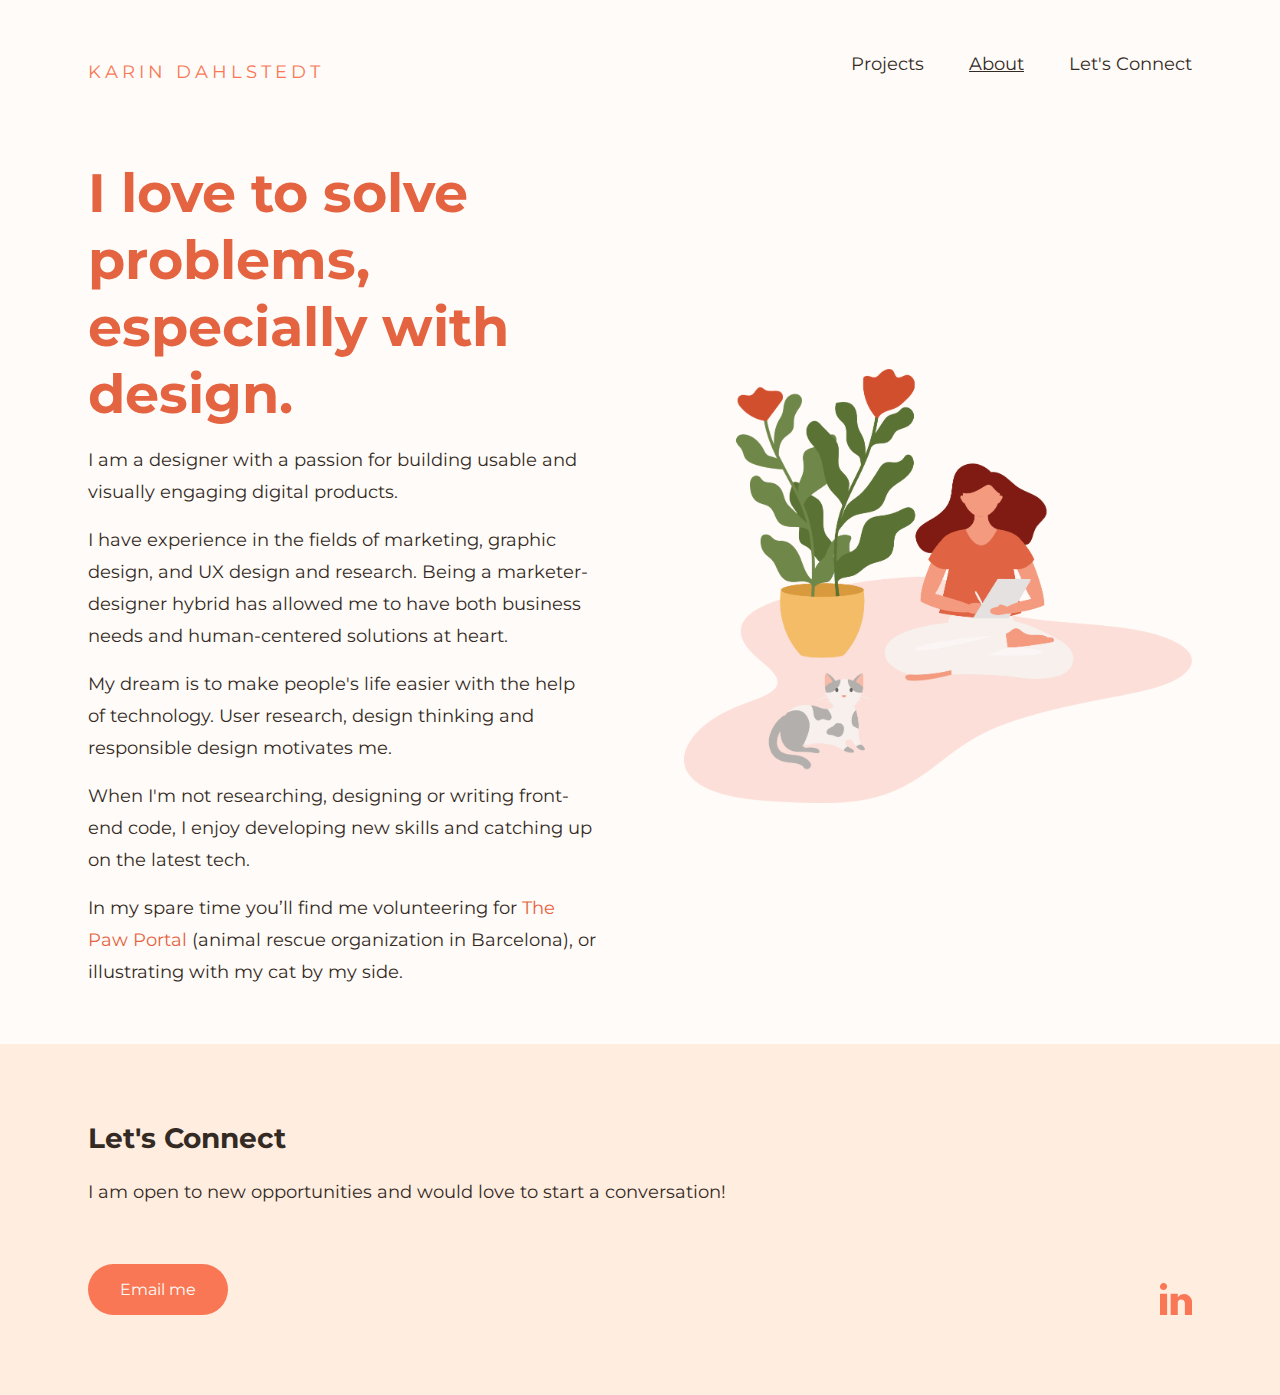
<file: about/index.html>
<!DOCTYPE html>
<html lang="en">

    <head>
        <meta charset="UTF-8">
        <meta name="viewport" content="width=device-width, initial-scale=1.0">
        <title>About</title>
        <link rel="preconnect" href="https://fonts.gstatic.com">
        <link
            href="https://fonts.googleapis.com/css2?family=DM+Serif+Display&family=Montserrat&display=swap"
            rel="stylesheet">
        <link href="../assets/css/styles.css" rel="stylesheet">
    </head>
    <body>
        <header class="header">
            <div class="header-container wrapper">
                <div class="logo">
                    <a class="logo-link" href="https://karindd.github.io">Karin Dahlstedt</a>
                    </div>
            <div class="hamburger-menu">
            <div id="myNav" class="overlay">
                <a href="javascript:void(0)" class="closebtn" onclick="closeNav()">&times;</a>
                <div class="overlay-content">
                  <a href="https://karindd.github.io/">Projects</a>
                  <a href="https://karindd.github.io/about">About</a>
                  <a href="#footer" onclick="closeNav()">Let's Connect</a>
                </div>
              </div>
              <div class="hamburger-icon">
              <span onclick="openNav()">&#9776;</span>
              </div>
            </div>
                <nav class="navigation navigation-min">
                    <ul>
                        <li class="nav-item inline">
                            <a class="nav-link" href="https://karindd.github.io">Projects</a>
                        </li>
                        <li class="nav-item inline">
                            <a class="nav-link underline" href="https://karindd.github.io/about/">About</a>
                        </li>
                        <li class="nav-item inline">
                            <a class="nav-link" href="#footer">Let's Connect</a>
                        </li>
                    </ul>
                </nav>
            </div>
        </header>
        <main>
            <section>
                <div class="wrapper">
                    <div class="row-min align-center">
                        <div class="column-min">
                            <h1 class="h-color">I love to solve problems, especially with design.</h1>

                            <p>I am a designer with a passion for building usable and visually
                                engaging digital products.


                            <p>I have experience in the fields of marketing, graphic design, and
                                UX design and research.

                                Being a marketer-designer hybrid has allowed me to have both
                                business needs and human-centered solutions at heart.</p>


                            <p>My dream is to make people's life easier with the help of technology.

                                User research, design thinking and responsible design motivates me.
                            </p>


                            <p> When I'm not researching, designing or writing front-end code, I
                                enjoy developing new skills and catching up on the latest tech.
                            </p>
                            <p class="parragraph-min  margin-bottom--lg">In my spare time you’ll find me volunteering for
                                <a href="https://www.facebook.com/thepawportal">The Paw Portal</a>
                                (animal rescue organization in Barcelona), or illustrating with my
                                cat by my side.
                            </p>
                        </div>
                        <div class="illustration column-min">
                            <img src="../assets/img/about.png" alt="girl painting with a cat by her side">
                        </div>
                        <p class="parragraph-max margin-bottom--lg">In my spare time you’ll find me volunteering for
                            <a href="https://www.facebook.com/thepawportal">The Paw Portal</a>
                            (animal rescue organization in Barcelona), or illustrating with my
                            cat by my side.
                        </p>
                    </div>
                </div>
                </div>
            </section>
        </main>
        <footer class="footer footer-project">
            <div class="wrapper">
                    <h3 class="footer__title">Let's Connect</h3>
                    <p class="footer__content">I am open to new opportunities and would love to start a conversation!</p>
                <div class="flex-container space-between align-end">
                    <div class="footer__email">
                        <a href="mailto: dahlstedt.karin@gmail.com" target="_blank" class="footer-anchor">
                        <button class="button margin-bottom--xl">Email me</button>
                          </a>
                    </div>
                    <div id="footer">
                        <div class="footer__icon" alt="linkedin icon">
                            <a href="https://www.linkedin.com/in/karin-de-la-calle-dahlstedt/" target="_blank">
                        <svg data-name="Layer 1" xmlns="http://www.w3.org/2000/svg"
                            viewBox="0 0 36 36">
                            <path
                                d="M20 36h-8V12h8v4a9.27 9.27 0 017.05-3.53 9 9 0 019 9V36H28V22.5a4.54 4.54 0 00-4.49-3.89 3.67 3.67 0 00-2.59 1.2A3.62 3.62 0 0020 22.5zM8 36H0V12h8zM4 8a4 4 0 112.83-1.17A4 4 0 014 8z"
                                fill="#F97755"/>
                        </svg>
                    </a>
                    </div>
                </div>
            </div>
        </div>
        </footer>
        <script src="https://cdnjs.cloudflare.com/ajax/libs/jquery/3.6.0/jquery.min.js" integrity="sha512-894YE6QWD5I59HgZOGReFYm4dnWc1Qt5NtvYSaNcOP+u1T9qYdvdihz0PPSiiqn/+/3e7Jo4EaG7TubfWGUrMQ==" crossorigin="anonymous"></script>
        <script src="../assets/app.js"></script>
    </body>
</html>
</file>
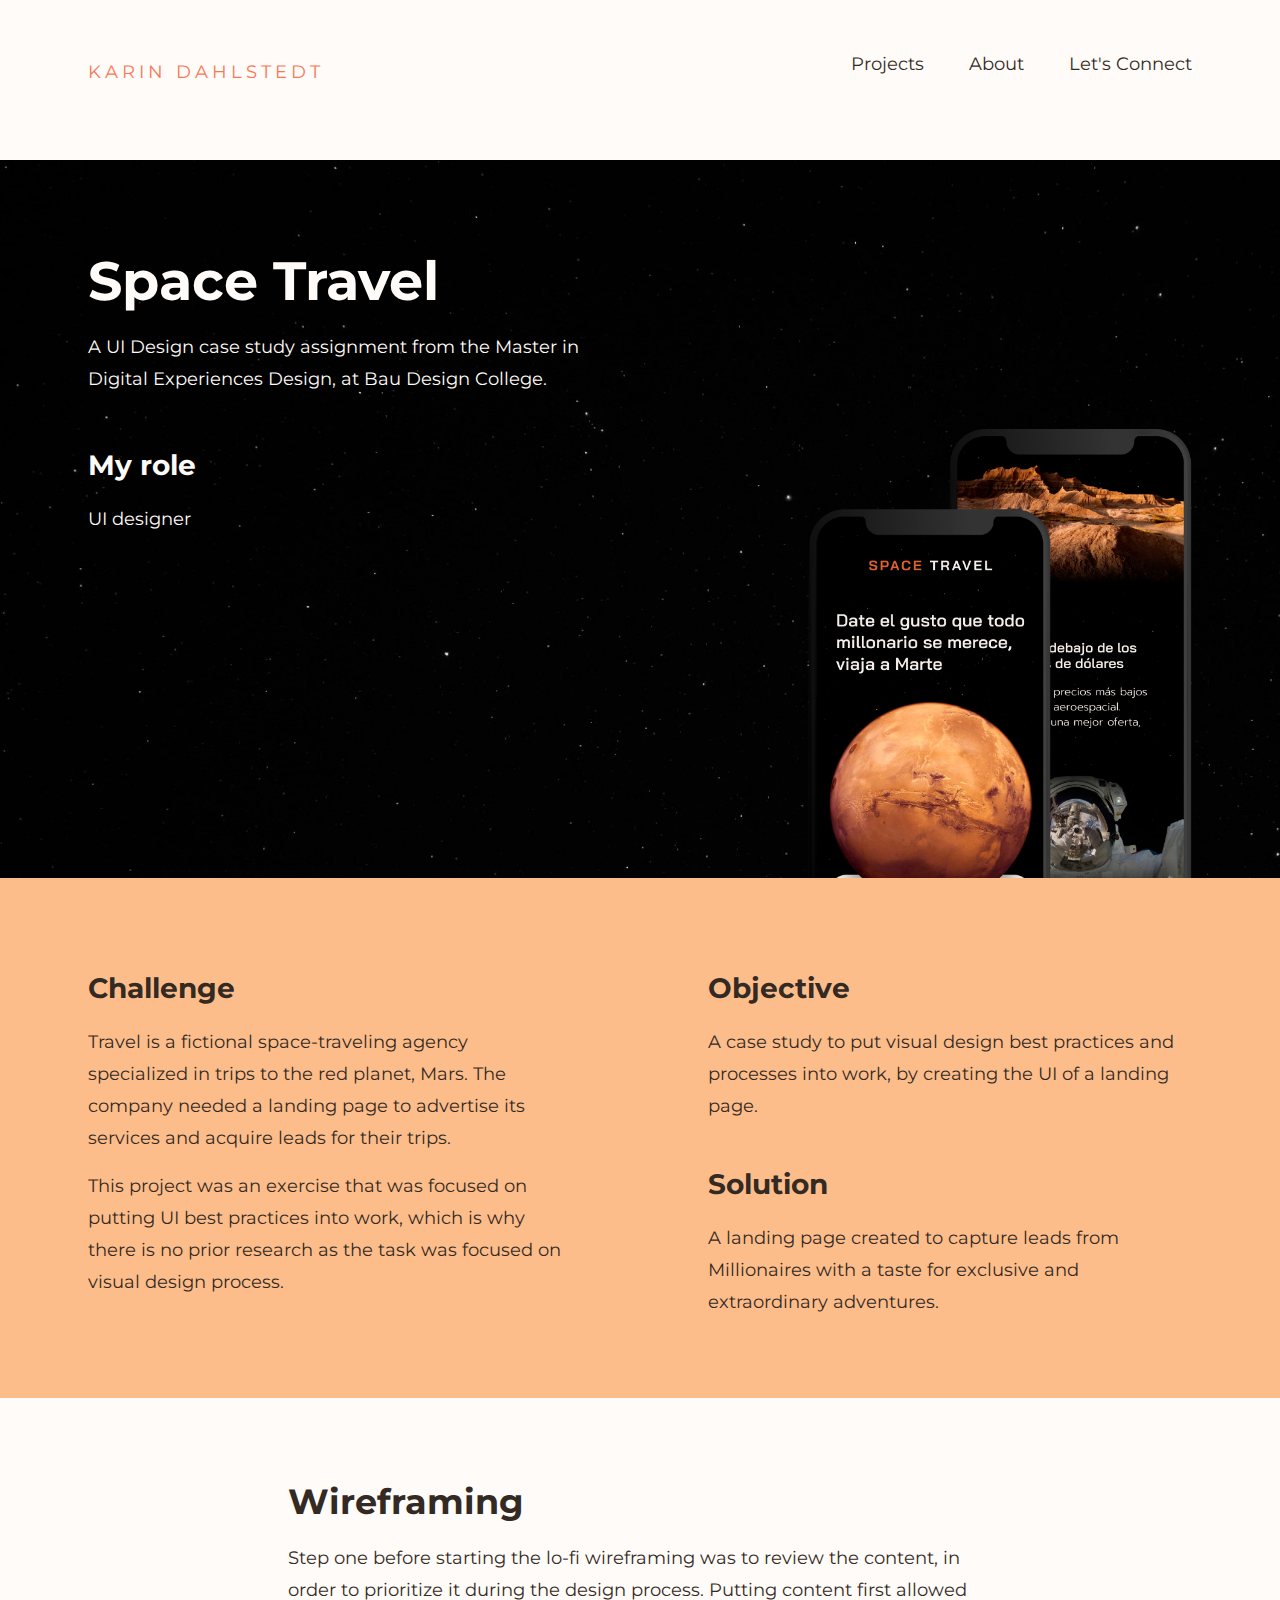
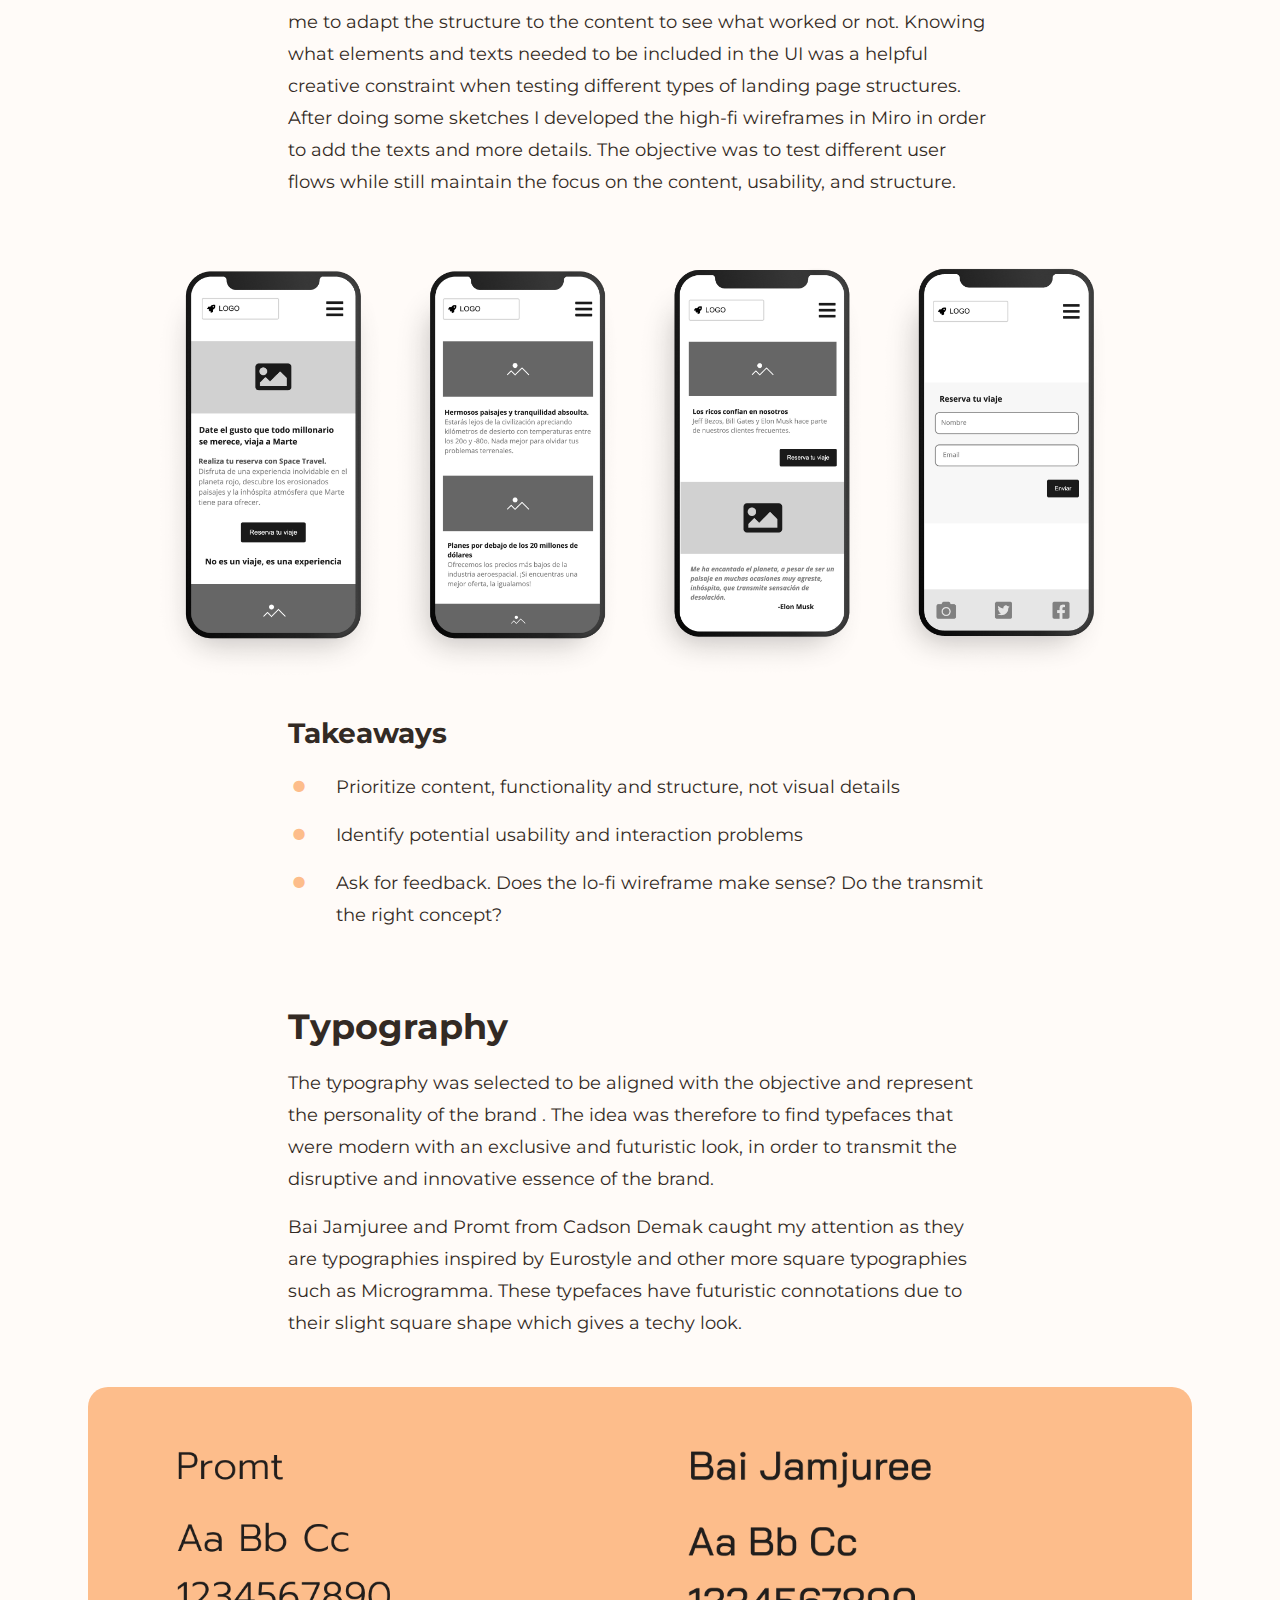
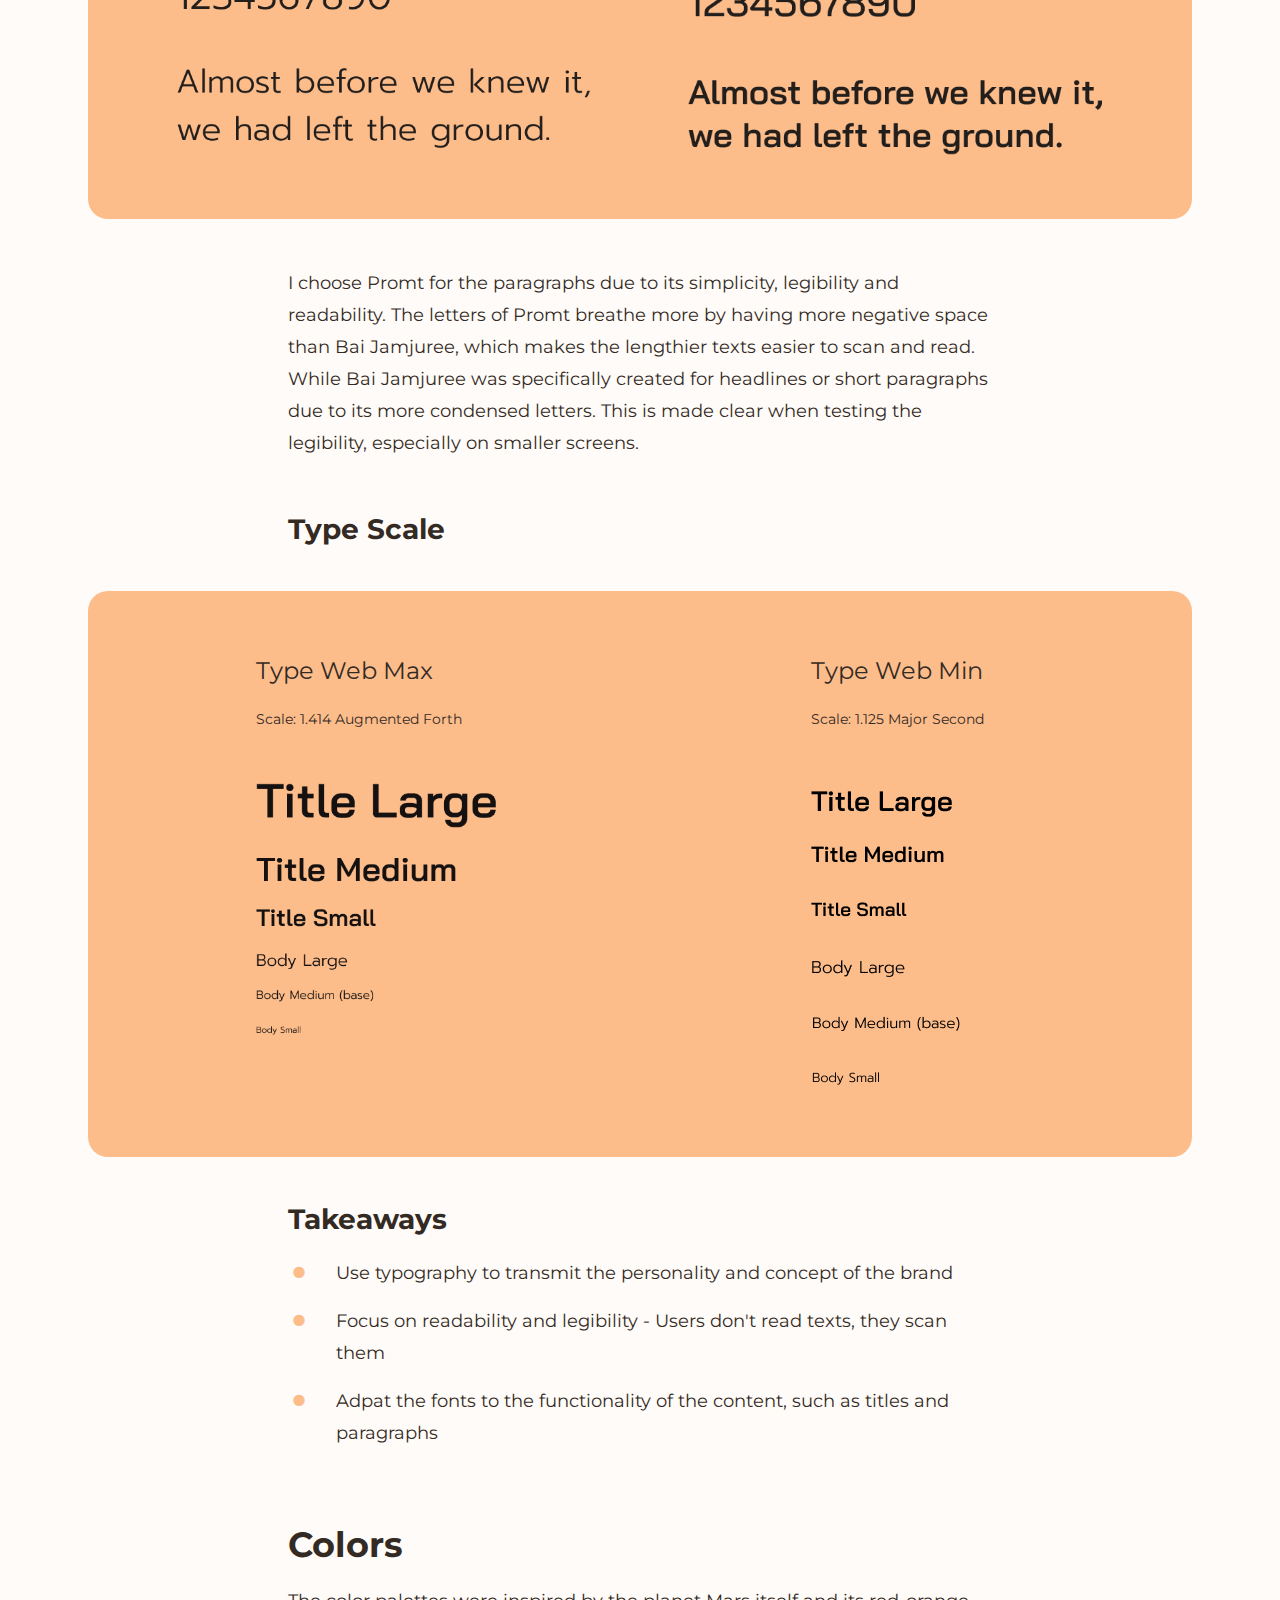
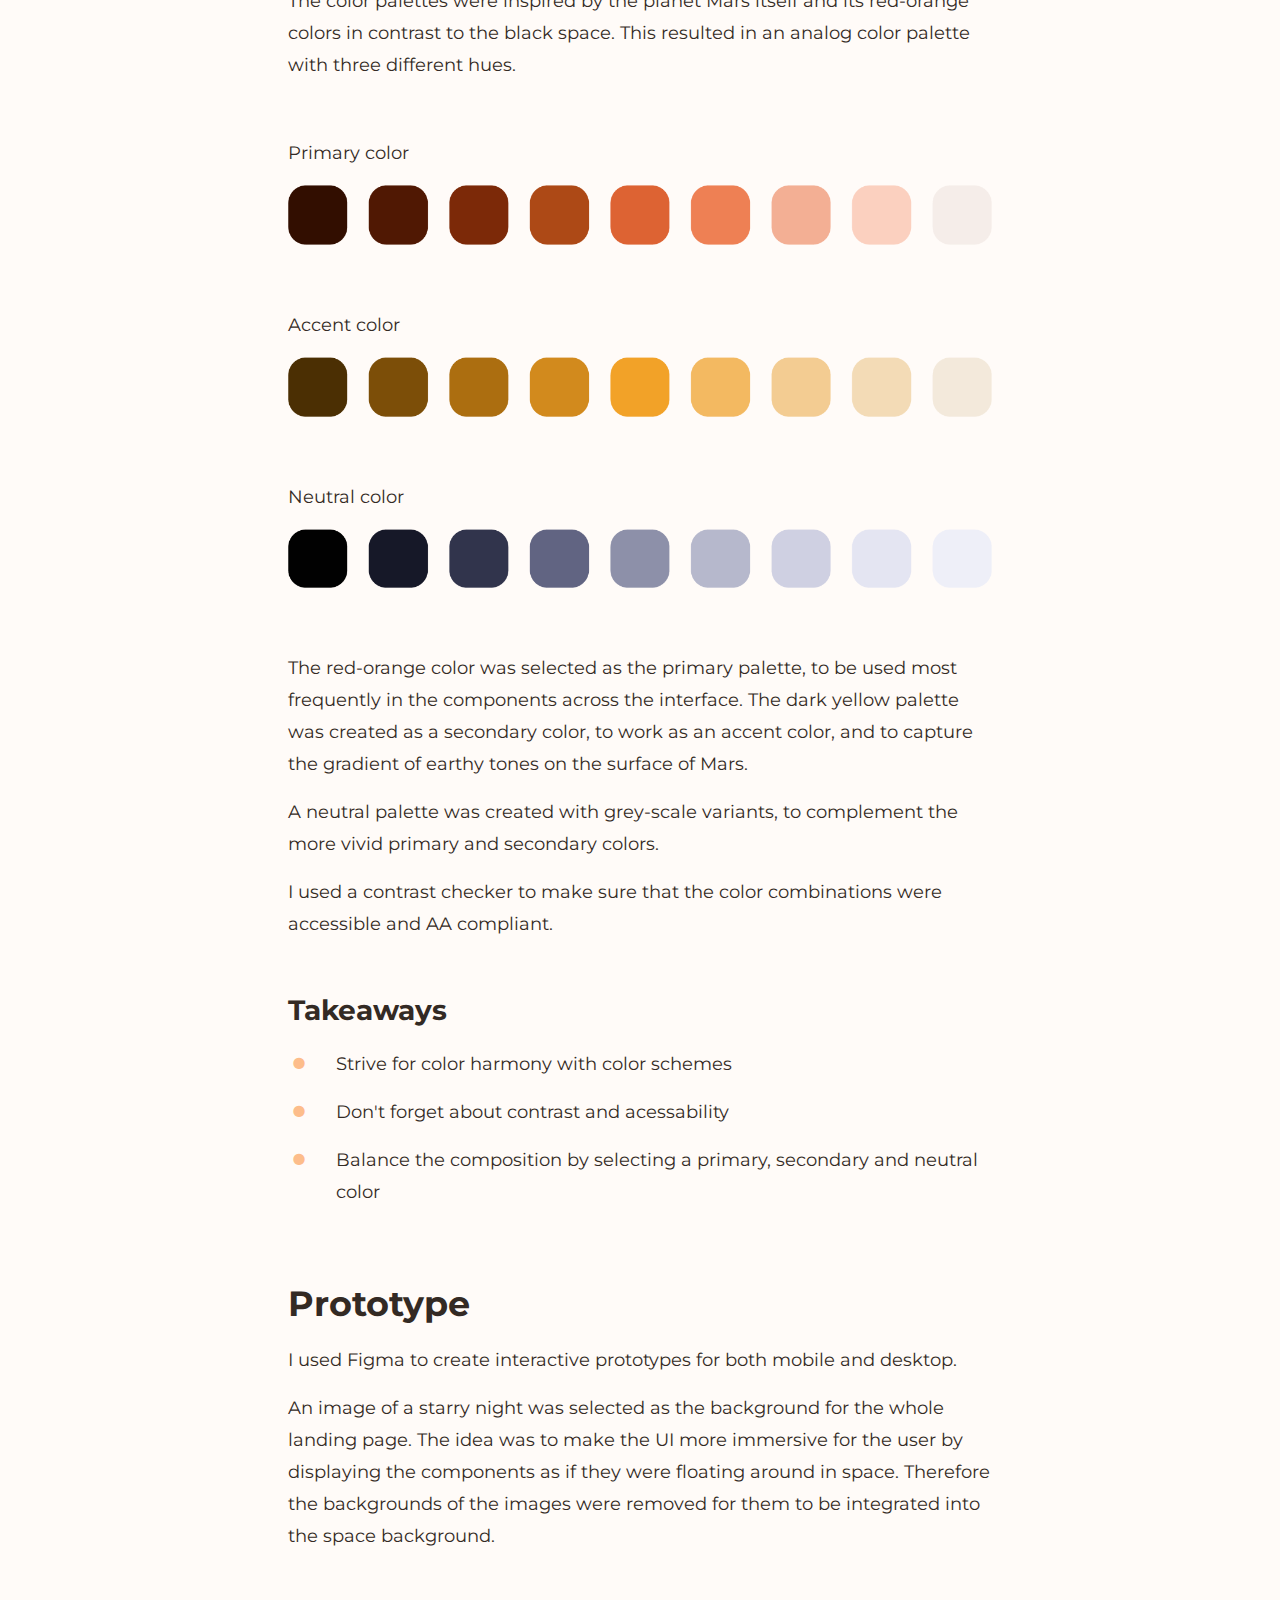
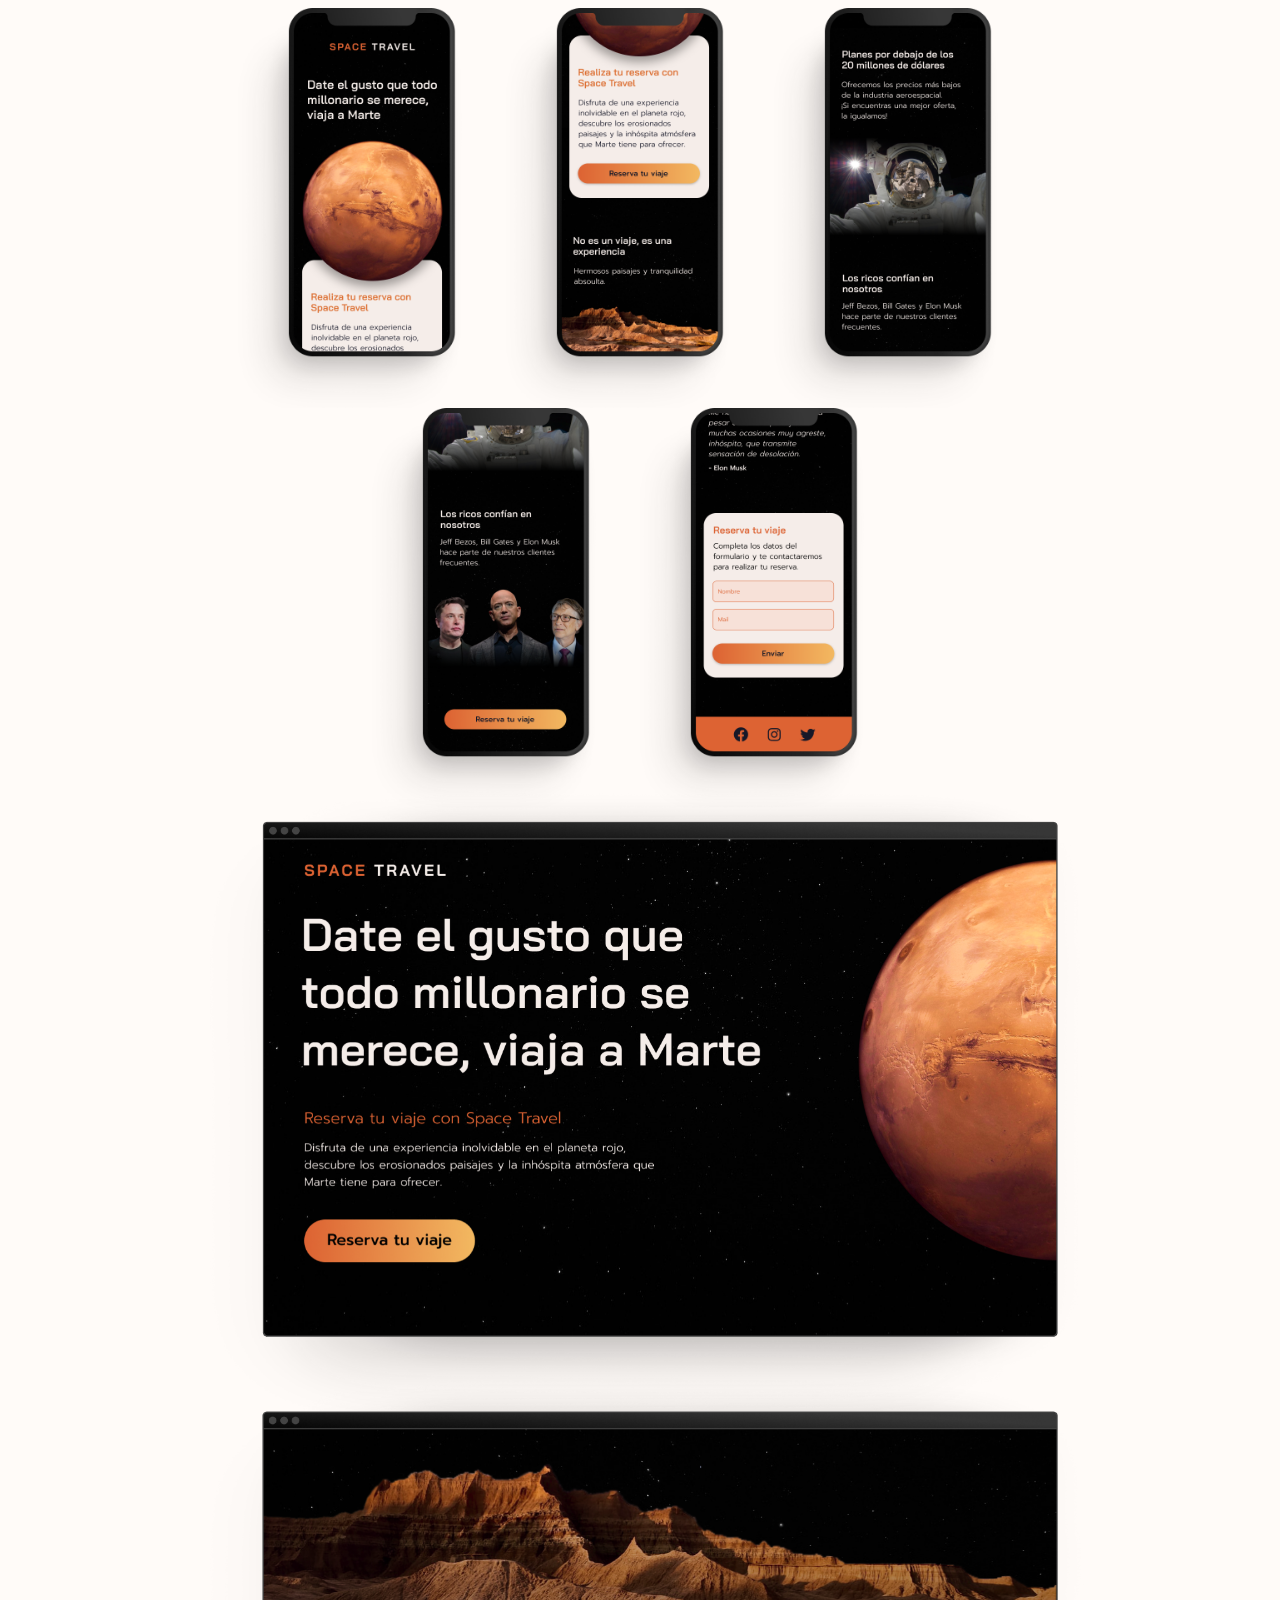
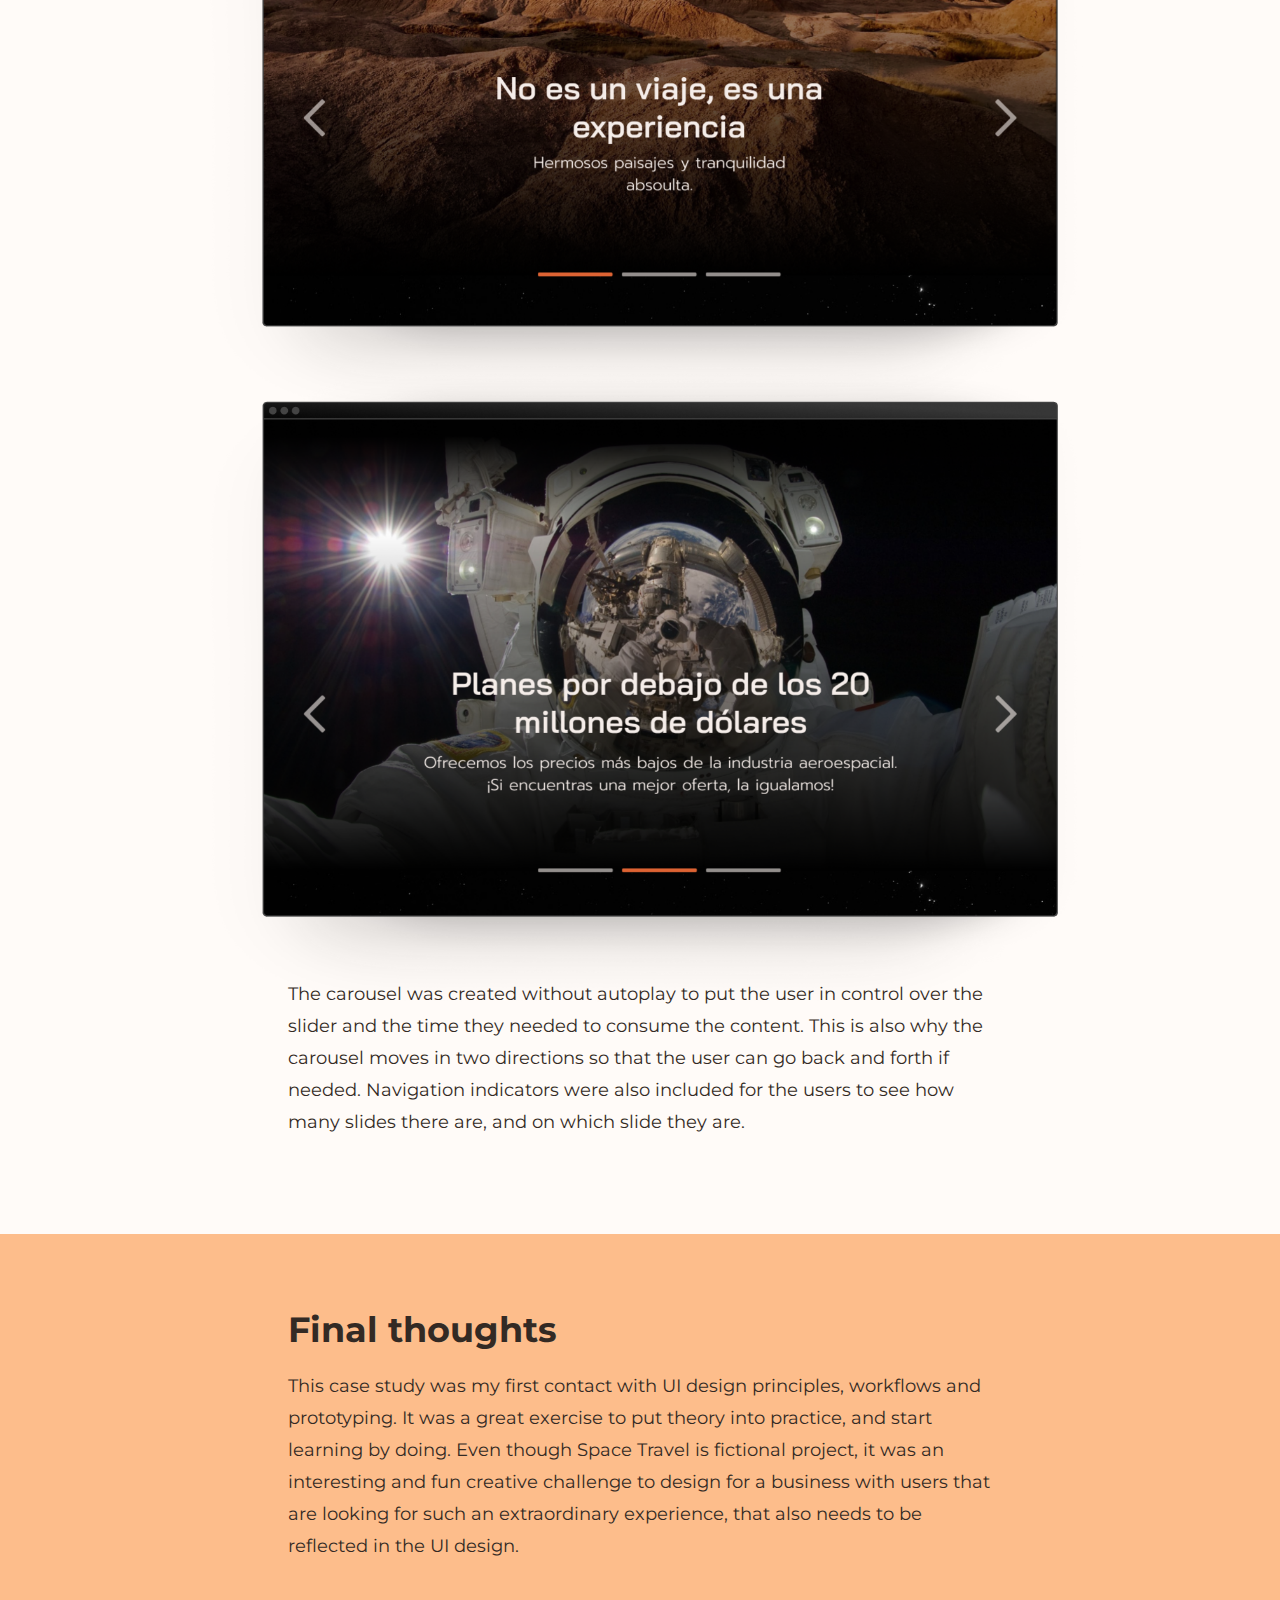
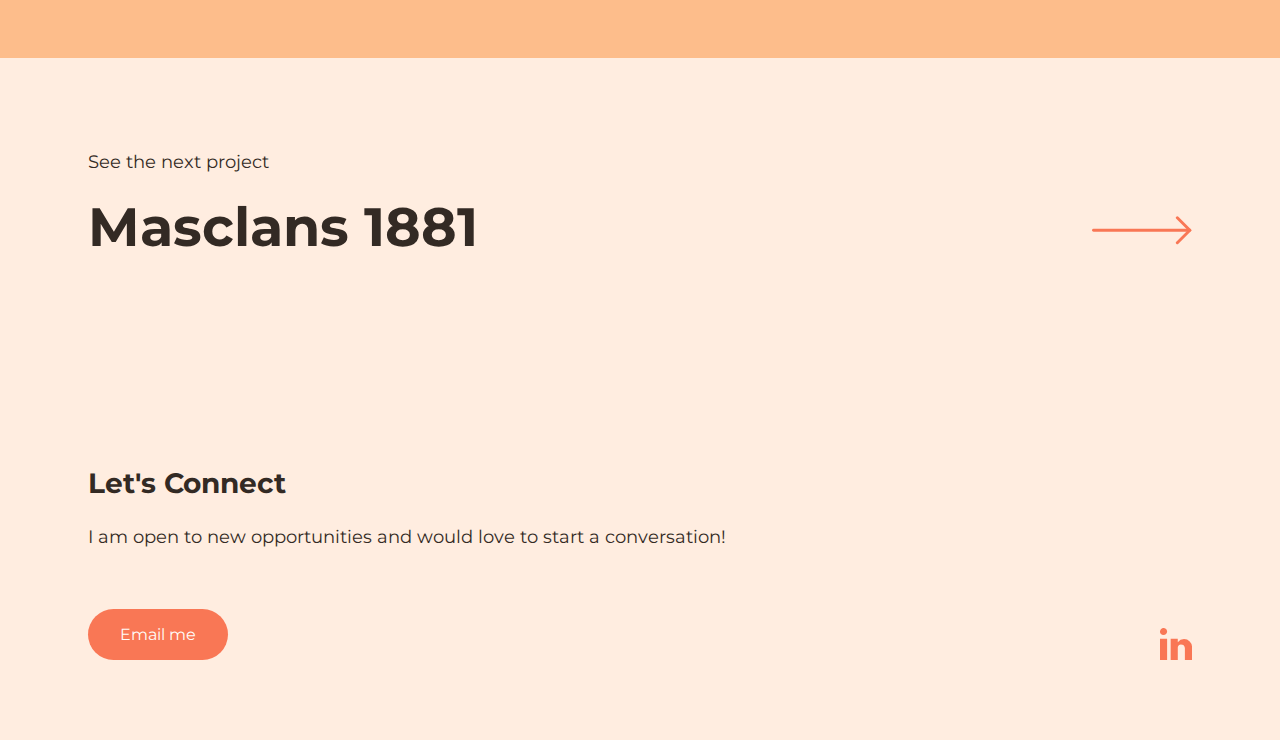
<file: space-travel/index.html>
<!DOCTYPE html>
<html lang="en">

    <head>
        <meta charset="UTF-8">
        <meta name="viewport" content="width=device-width, initial-scale=1.0">
        <title>Space Travel</title>
        <link rel="preconnect" href="https://fonts.gstatic.com">
        <link
            href="https://fonts.googleapis.com/css2?family=DM+Serif+Display&family=Montserrat&display=swap"
            rel="stylesheet">
        <link href="../assets/css/styles.css" rel="stylesheet">
    </head>
    <header class="header">
        <div class="header-container wrapper wrapper__project--min">
            <div class="logo">
               <a class="logo-link" href="https://karindd.github.io">Karin Dahlstedt</a>
                </div>
        <div class="hamburger-menu">
        <div id="myNav" class="overlay">
            <a href="javascript:void(0)" class="closebtn" onclick="closeNav()">&times;</a>
            <div class="overlay-content">
              <a href="https://karindd.github.io/" onclick="closeNav()">Projects</a>
              <a href="https://karindd.github.io/about">About</a>
              <a href="#footer" onclick="closeNav()">Let's Connect</a>
            </div>
          </div>
          <div class="hamburger-icon">
          <span onclick="openNav()">&#9776;</span>
          </div>
        </div>
            <nav class="navigation navigation-min">
                <ul>
                    <li class="nav-item inline">
                        <a class="nav-link" href="https://karindd.github.io">Projects</a>
                    </li>
                    <li class="nav-item inline">
                        <a class="nav-link" href="https://karindd.github.io/about/">About</a>
                    </li>
                    <li class="nav-item inline">
                        <a class="nav-link" href="#footer">Let's Connect</a>
                    </li>
                </ul>
            </nav>
        </div>
    </header>
    <main>
        <div class="progress"></div>
        <section class="billboard">
           <div class="space-travel__bg billboard__parallax">
               <div class="billboard-mockup--space-travel">
                <div class="flex-container">
                    <div class="billboard__text column">
                <h1 class="billboard__h">Space Travel</h1>
                <p class="billboard__p">A UI Design case study assignment from the Master in Digital Experiences Design, at Bau Design College.</p>
                    <h3 class="billboard__h">My role</h3>
                    <p>UI designer</p>
                   </div>
            </div>
        </div>
            <div class="billboard__content bg-color--space-travel margin-bottom--md">
            <div class=flex-container-min>
                    <div class="billboard__content--column-right margin-bottom--md">
                            <h3 class="billboard__content__h">Challenge</h3>
            <p>Travel is a fictional space-traveling agency specialized in trips to the red planet, Mars. The company needed a landing page to advertise its services and acquire leads for their trips.</p>
            <p class="margin-bottom--m">This project was an exercise that was focused on putting UI best practices into work, which is why there is no prior research as the task was focused on visual design process.</p>
        </div>
        <div class="billboard__content--column-left">
            <h3 class="billboard__content__h">Objective</h3>
<p class="margin-bottom--md">A case study to put visual design best practices and processes into work, by creating the UI of a landing page.</p>   
<h3 class="billboard__content__h">Solution</h3>
<p>A landing page created to capture leads from Millionaires with a taste for exclusive and extraordinary adventures.</p>
</div>
        </div>
        </div>
    </div>
        </section>
        <section class="project__section">
            <div class="wrapper">
                <div class="wrapper--center-min">
            <h2>Wireframing</h2>
<p>Step one before starting the lo-fi wireframing was to review the content, in order to prioritize it during the design process. Putting content first allowed me to adapt the structure to the content to see what worked or not. Knowing what elements and texts needed to be included in the UI was a helpful creative constraint when testing different types of landing page structures.

    After doing some sketches I developed the high-fi wireframes in Miro in order to add the texts and more details. The objective was to test different user flows while still maintain the focus on the content, usability, and structure.</p>
</div>
        <div class="project__img">
            <img src="../assets/img/space-travel/space-travel-wireframes01.png" alt="mobile wireframes">
            <img src="../assets/img/space-travel/space-travel-wireframes02.png" alt="mobile wireframes">
        </div>
<div class="project__img-min">
    <img src="../assets/img/space-travel/space-travel-wireframes.png">
</div>
<div class="wrapper--center-min">
    <h3>Takeaways</h3>
    <div class="margin-left">
    <ul class="project__ul project__ul--space-travel">
        <li>Prioritize content, functionality and structure, not visual details</li>
        <li>Identify potential usability and interaction problems</li>
        <li>Ask for feedback. Does the lo-fi wireframe make sense? Do the transmit the right concept?</li>
      </ul>
    </div>
</div>
</div>
        </section>
        <section class="project__section">
            <div class="wrapper">
             <div class="wrapper--center-min">
            <h2>Typography</h2>
            <p>The typography was selected to be aligned with the objective and represent the personality of the brand . The idea was therefore to find typefaces that were modern with an exclusive and futuristic look, in order to transmit the disruptive and innovative essence of the brand.</p>
            <p>Bai Jamjuree and Promt  from Cadson Demak caught my attention as they are typographies inspired by Eurostyle and other more square typographies such as Microgramma. These typefaces have futuristic connotations due to their slight square shape which gives a techy look.</p>
            </div>
        <div class="content__container row bg-color--space-travel">
            <div class="content__container--column-left">
                <img class="typeface-img" src="../assets/img/space-travel/promt.png" alt="presentation of Promt typeface">
</div>
<div class="content__container--column-right">
    <img src="../assets/img/space-travel/baijamjuree.png" alt="presentation of Baijamjuree typeface">
</div>
</div>
<div class="wrapper--center-min">
    <p class="margin-bottom--lg">I choose Promt for the paragraphs due to its simplicity, legibility and readability. The letters of Promt breathe more by having more negative space than Bai Jamjuree, which makes the lengthier texts easier to scan and read. While Bai Jamjuree was specifically created for headlines or short paragraphs due to its more condensed letters.  This is made clear when testing the legibility, especially on smaller screens.</p>
    <h3 class="project__h">Type Scale</h3>
</div>
<div class="type-scale--min">
    <div class="content__container flex-container space-around bg-color--space-travel">
        <div class="column-left--padding">
            <p class="b-lg">Type Web Max</p>
            <p class="margin-bottom--md b-sm">Scale: 1.414 Augmented Forth</p> 
        <div class="type-scale-img">
            <img class="typeface-img" src="../assets/img/space-travel/type-scale01.png" alt="presentation of Promt typeface">
</div>
</div>
<div class="column-right--padding">
    <p class="b-lg">Type Web Min</p>
    <p class="margin-bottom--md b-sm">Scale: 1.125 Major Second</p> 
    <div class="type-scale-img">
<img src="../assets/img/space-travel/type-scale02.png" alt="presentation of Baijamjuree typeface">
</div>
</div>
</div>
</div>
<div class="type-scale--max">
<div class="content__container bg-color--space-travel">
        <p class="b-lg">Type Web Max</p>
        <p class="margin-bottom--md b-sm">Scale: 1.414 Augmented Forth</p> 
        <img class="typeface-img--max" src="../assets/img/space-travel/type-scale01.png" alt="presentation of Promt typeface">
</div>
<div class="content__container bg-color--space-travel">
    <p class="b-lg">Type Web Min</p>
    <p class="margin-bottom--sm b-sm">Scale: 1.125 Major Second</p> 
    <img class="typeface-img--max" src="../assets/img/space-travel/type-scale02-max.png" alt="presentation of Promt typeface">
</div>
</div>
<div class="wrapper--center-min">
    <h3>Takeaways</h3>
    <div class="margin-left">
    <ul class="project__ul project__ul--space-travel">
        <li>Use typography to transmit the personality and concept of the brand</li>
        <li>Focus on readability and legibility - Users don't read texts, they scan them</li>
        <li>Adpat the fonts to the functionality of the content, such as  titles and paragraphs</li>
      </ul>
    </div>
</div>
</div>
</div>
        </section>
        <section class="project__section">
            <div class="wrapper"> 
            <div class="wrapper--center-min">
                <h2>Colors</h2>
                <p class="margin-bottom--lg">The color palettes were inspired by the planet Mars itself and its red-orange colors in contrast to the black space. This resulted in an analog color palette with three different hues. </p>
<div class="colors__container">
<p>Primary color</p>
<img src="../assets/img/space-travel/primary-colors.png" alt="Color palette">
</div>
<div class="colors__container">
    <p>Accent color</p>
    <img src="../assets/img/space-travel/accent-colors.png" alt="Color palette">
    </div>
    <div class="colors__container">
        <p>Neutral color</p>
        <img src="../assets/img/space-travel/neutral-colors.png" alt="Color palette">
        </div>
    <p>The red-orange color was selected as the primary palette, to be used most frequently in the components across the interface. The dark yellow palette was created as a secondary color, to work as an accent color, and to capture the gradient of earthy tones on the surface of Mars.</p>
    <p>A neutral palette was created with grey-scale variants, to complement the more vivid primary and secondary colors.</p>
    <p class="margin-bottom--lg">I used a contrast checker to make sure that the color combinations were accessible and AA compliant.</p>
    <h3>Takeaways</h3>
    <div class="margin-left">
    <ul class="project__ul project__ul--space-travel">
        <li>Strive for color harmony with color schemes</li>
        <li>Don't forget about contrast and acessability</li>
        <li>Balance the composition by selecting a primary, secondary and neutral color</li>
      </ul>
    </div>
</div>
</div>
</section>
        <section class="project__section">
            <div class="wrapper">
                <div class="wrapper--center-min">
    <h2>Prototype</h2>
    <p >I used Figma to create interactive prototypes for both mobile and desktop.</p>
    <p class="margin-bottom--lg">An image of a starry night was selected as the background for the whole landing page. The idea was to make the UI more immersive for the user by displaying the components as if they were floating around in space. Therefore the backgrounds of the images were removed for them to be integrated into the space background.</p> 
                </div>
    <div class="flex-container flex-wrap justify-center margin-bottom--sm">
        <div><img class="mobile-prototype-img" src="../assets/img/space-travel/space-travel-proto01.png" alt="Mobile prototype"></div>
        <div><img class="mobile-prototype-img" src="../assets/img/space-travel/space-travel-proto02.png" alt="Mobile prototype"></div>
        <div><img class="mobile-prototype-img" src="../assets/img/space-travel/space-travel-proto03.png" alt="Mobile prototype"></div>
<div class="flex-container justify-center margin-bottom--lg">
    <div><img class="mobile-prototype-img" src="../assets/img/space-travel/space-travel-proto04.png" alt="Mobile prototype"></div>
    <div><img class="mobile-prototype-img" src="../assets/img/space-travel/space-travel-proto05.png" alt="Mobile prototype"></div>
        </div>
        <div class="flex-container flex-wrap justify-center margin-bottom--sm">
            <div><img class="desktop-prototype-img" src="../assets/img/space-travel/space-travel-proto01-max.png" alt="Desktop prototype"></div>
            <div><img class="desktop-prototype-img" src="../assets/img/space-travel/space-travel-proto02-max.png" alt="Desktop prototype"></div>
            <div><img class="desktop-prototype-img" src="../assets/img/space-travel/space-travel-proto03-max.png" alt="Desktop prototype"></div>
        </div>
            <div class="wrapper--center-min margin-top--neg">
            <p>The carousel was created without autoplay to put the user in control over the slider and the time they needed to consume the content. This is also why the carousel moves in two directions so that the user can go back and forth if needed. Navigation indicators were also included for the users to see how many slides there are, and on which slide they are.</p>
        </div>
    </div>
        </section>
        <section class="project-end bg-color--space-travel">
            <div class="wrapper">
                <div class="wrapper--center-min">
            <h2>Final thoughts</h2>
            <p>This case study was my first contact with UI design principles, workflows and prototyping. It was a great exercise to put theory into practice, and start learning by doing. Even though Space Travel is fictional project, it was an interesting and fun creative challenge to design for a business with users that are looking for such an extraordinary experience, that also needs to be reflected in the UI design.</p>
        </div>
            </div>
        </section>
    <section class="next-project">
        <div class="wrapper">
        <p class="b-large">See the next project</p>
        <div class="flex-container space-between align-center">
        <h1><a class="nav-link" href="https://karindd.github.io/masclans-1881/">Masclans 1881</a></h1>
        <a href="https://karindd.github.io/masclans-1881/">
        <svg class="arrow-right" fill="none" xmlns="http://www.w3.org/2000/svg" viewBox="0 0 136 39"><path d="M2.05 19.378h130.999" stroke="#F97755" stroke-width="4" stroke-linecap="round"/><path d="M116.049 36.378l17-17-8.5-8.5-8.5-8.5" stroke="#F97755" stroke-width="4" stroke-linecap="round" stroke-linejoin="round"/></svg>        
    </div></a>
    </div>
    </section>
    </main>
    <footer class="footer footer-project">
        <div class="wrapper">
                <h3 class="footer__title">Let's Connect</h3>
                <p class="footer__content">I am open to new opportunities and would love to start a conversation!</p>
            <div class="flex-container space-between align-end">
                <div class="footer__email">
                    <a href="mailto: dahlstedt.karin@gmail.com" target="_blank" class="footer-anchor">
                    <button class="button margin-bottom--xl">Email me</button>
                      </a>
                </div>
                <div id="footer">
                    <div class="footer__icon" alt="linkedin icon">
                        <a href="https://www.linkedin.com/in/karin-de-la-calle-dahlstedt/" target="_blank">
                    <svg data-name="Layer 1" xmlns="http://www.w3.org/2000/svg"
                        viewBox="0 0 36 36">
                        <path
                            d="M20 36h-8V12h8v4a9.27 9.27 0 017.05-3.53 9 9 0 019 9V36H28V22.5a4.54 4.54 0 00-4.49-3.89 3.67 3.67 0 00-2.59 1.2A3.62 3.62 0 0020 22.5zM8 36H0V12h8zM4 8a4 4 0 112.83-1.17A4 4 0 014 8z"
                            fill="#F97755"/>
                    </svg>
                </a>
                </div>
            </div>
        </div>
    </div>
    </footer>
    <script src="https://cdnjs.cloudflare.com/ajax/libs/jquery/3.6.0/jquery.min.js" integrity="sha512-894YE6QWD5I59HgZOGReFYm4dnWc1Qt5NtvYSaNcOP+u1T9qYdvdihz0PPSiiqn/+/3e7Jo4EaG7TubfWGUrMQ==" crossorigin="anonymous"></script>
    <script src="../assets/app.js"></script>
    </body>
    </html>
</file>
<file: assets/css/styles.css>
/* ----------------------- RESET ------------------ */
/**
 * Box sizing rules
 * https://developer.mozilla.org/es/docs/Web/CSS/box-sizing
 */
*,
*::before,
*::after {
  box-sizing: border-box;
}

/* Remove default padding */
ul,
ol {
  padding: 0;
}

/* Remove default margin */
body,
h1,
h2,
h3,
h4,
p,
ul,
ol,
li,
figure,
figcaption,
blockquote,
dl,
dd {
  margin: 0;
}

/* Set core body defaults */
body {
  min-height: 100vh;
  scroll-behavior: smooth;
  text-rendering: optimizeSpeed;
  line-height: 1.5;
}

/* Remove list styles on ul, ol elements with a class attribute */
ul,
ol {
  list-style: none;
}

/* A elements that don't have a class get default styles */
a:not([class]) {
  text-decoration-skip-ink: auto;
}

/* Make images easier to work with */
img {
  max-width: 100%;
  display: block;
}

/* Natural flow and rhythm in articles by default */
article > * + * {
  margin-top: 1em;
}

/* Inherit fonts for inputs and buttons */
input,
button,
textarea,
select {
  font: inherit;
}

[role='button'],
input[type='submit'],
input[type='reset'],
input[type='button'],
button {
  -webkit-box-sizing: content-box;
  -moz-box-sizing: content-box;
  box-sizing: content-box;
}

/* Reset `button` and button-style `input` default styles */
input[type='submit'],
input[type='reset'],
input[type='button'],
button {
  background: none;
  border: 0;
  color: inherit;
  /* cursor: default; */
  font: inherit;
  line-height: normal;
  overflow: visible;
  padding: 0;
  -webkit-appearance: button; /* for input */
  -webkit-user-select: none; /* for button */
  -moz-user-select: none;
  -ms-user-select: none;
}
input::-moz-focus-inner,
button::-moz-focus-inner {
  border: 0;
  padding: 0;
}

/* Make `a` like a button */
[role='button'] {
  color: inherit;
  cursor: default;
  display: inline-block;
  text-align: center;
  text-decoration: none;
  white-space: pre;
  -webkit-user-select: none;
  -moz-user-select: none;
  -ms-user-select: none;
}

/* Remove all animations and transitions for people that prefer not to see them */
@media (prefers-reduced-motion: reduce) {
  * {
    animation-duration: 0.01ms !important;
    animation-iteration-count: 1 !important;
    transition-duration: 0.01ms !important;
    scroll-behavior: auto !important;
  }
}

/* ----------------------- END RESET ------------------ */

/* ----------------------- VARIABLES ------------------ */
:root {
  --primary-color:#E46341;
  --secondary-color: #332A24;
  --tertiary-color: #FFFBF8;
  --quaternary-color:#F97755; 
  --space-travel: #FDBD8B;
  --masclans:#F2EAD9;
  --fri-apparel:#E5DED8;
  --fri-apparel-02:#BED3B1;
  --footer:#FFEDE0;
  --space-xxl: 9.6rem;
  --space-xl: 8.8rem;
  --space-lg: 5.6rem;
  --space-md: 4.8rem;
  --space-sm: 2.4rem;
  --body-lg-min: 1.8rem;
  --body-md-min: 1.6rem;
  --body-sm-min: 1.4rem;
  --body-lg-max: 2.4rem;
  --body-md-max: 1.8rem;
  --body-sm-max: 1.4rem;
}
/* ----------------------- use "space" to define vertical rythm and color palettes (any value, --whatever) ------------------ */

/* ----------------------- END VARIABLES ------------------ */

/* ----------------------- GLOBAL ------------------ */

html {
  font-size: 62.5%; /* Base typography: 10px */
}

h1,
h2,
h3 {
  font-family: 'Montserrat', Arial, Helvetica, sans-serif;
  color: var(--secondary-color);
}

.h-color {
  color: var(--primary-color);
}

h1 {
  font-size: 2.5rem;
  line-height: 3.4rem;
  margin-bottom: 1.6rem;
}

h2 {
  font-size: 2.3rem;
  line-height: 3.2rem;
  margin-bottom: 0.8rem;
}

h3 {
  font-size: 2rem;
  line-height: 2.8rem;
  margin-bottom: 0.8rem;
}

.b-lg {
  font-size: var(--body-lg-min) 
  }

  .b-lg--bold {
    font-size: var(--body-lg-min);
    font-weight: 600;
    }

.b-sm {
    font-size: var(--body-sm-min) 
    }

body {
  background-color: var(--tertiary-color);
  font-family: 'Montserrat', Helvetica, Arial, sans-serif;
  font-size: var(--body-md-min) ;
  color: var(--secondary-color);
  line-height: 2.4rem;
}

p,
p + p {
  margin-bottom: 1.6rem;
}

a:link {
  text-decoration: none;
}

.underline:link {
  text-decoration: underline;
}

a:link {
  color: var(--primary-color);
}

a:visited {
  color: var(--primary-color);
}

a:hover {
  color: var(--secondary-color);
}

.a:active {
  color: var(--secondary-color);
}

/* ----------------------- END GLOBAL ------------------ */

/* ----------------------- UTILITIES ------------------ */

.wrapper {
  margin: 0 auto;
  max-width: 128rem;
  padding: 0 2.4rem;
}

.flex-container {
  display: flex;
}

.row {
  align-items: flex-start;
  display: flex;
  width: 100%;
}

.column {
  width: 50%;
}

.space-between {
  justify-content: space-between;
}


.justify-end {
  justify-content: flex-end;
}

.justify-center {
  justify-content: center;
}

.space-around {
  justify-content: space-around;
}

.align-end {
  align-items: flex-end;
}

.align-start {
  align-items: flex-start;
}

.align-center {
  align-items: center;
}

.reverse {
  flex-flow: reverse;
}

.flex-wrap {
  flex-wrap: wrap;
}

.hide {
  display: none;
}

.fixed {
  position: fixed;
}

.parragraph-max {
  display: block;
}

.parragraph-min {
  display: none;
}

.underline {
  text-decoration: underline;
}

.hide-max {
  display: none;
}

  /* ----------------------- MARGIN ------------------ */


  .margin-bottom--xxl{
margin-bottom: var(--space-xxl);
  }

  .margin-bottom--xl{
    margin-bottom: var(--space-xl);
      }
    

.margin-bottom--lg {
  margin-bottom: var(--space-lg);
} 

.margin-bottom--md {
  margin-bottom: var(--space-sm);
} 

.margin-bottom--sm {
  margin-bottom: var(--space-sm);
  }

  .margin-left {
    margin-left: var(--space-md);
    }

    .margin-right {
      margin-right: var(--space-md);
      }

      .margin-left--sm {
        margin-left: var(--space-sm);
        }
    
        .margin-right--sm {
          margin-right: var(--space-sm);
          }

  .padding-top--sm{
    padding-top: var(--space-sm);
  }

  .margin--sm {
    margin: var(--space-sm);
          }

  .column_container {
   margin: 10rem;
  }

  .margin-bottom-top {
    margin: 4.8rem 0 4.8rem 0;
  }

  /* ----------------------- END MARGIN ------------------ */

/* ----------------------- END UTILITIES ------------------ */

/* ----------------------- HEADER ------------------ */

.header {
  width: 100%;
}

.header-container {
  display: flex;
  align-items: center;
  justify-content: flex-end;
  margin-top: 4.8rem;
  margin-bottom: 6.4rem;
}

.logo {
  width: 100%;
  letter-spacing: 0.4rem;
  text-transform: uppercase;
}

.logo-link:link {
  color: var(  --quaternary-color);
}
.logo-link:visited {
  color: var(  --quaternary-color);
}
.logo-link:hover {
  color: var(  --quaternary-color);
}
.logo-link:active {
  color: var(  --quaternary-color);
}


.nav-link:link {
  color: var(--secondary-color);
}

.nav-link:visited {
  color: var(--secondary-color);
}

.nav-link:hover {
  color: var(--primary-color);
}

.nav-link:active {
  color: var(--primary-color);
}

/* ----------------------- END HEADER ------------------ */


/* ----------------------- NAVIGATION ------------------ */

.nav-text {
  color: var(--secondary-color);
}
.navigation-min {
  display: none;
}

.navigation {
  display: none;
}

.menu-closed {
  display: none;
}

.menu-open {
  display: none;
}

/* ----------------------- NAVIGATION / HAMBURGER ------------------ */

.hamburger-icon {
font-size: 2.4rem;
}

.overlay {
  height: 100%;
  width: 0;
  position: fixed;
  z-index: 1;
  top: 0;
  left: 0;
  background-color: var(--secondary-color);
  opacity: 0.95;
  overflow-x: hidden;
  transition: 0.25s;
}

.overlay-content {
  position: relative;
  top: 25%;
  width: 100%;
  text-align: center;
  margin-top: 30px;
}

.overlay a {
  padding: 1.6rem;
  text-decoration: none;
  font-size: 1.8rem;
  color: var(--tertiary-color);
  display: block;
  transition: 0.3s;
}

.overlay a:hover, .overlay a:focus {
  color: var(--tertiary-color);
}

.overlay .closebtn {
  position: absolute;
  top: 20px;
  right: 45px;
  font-size: 60px;
}

@media screen and (max-height: 450px) {
  .overlay a {font-size: 20px}
  .overlay .closebtn {
  font-size: 40px;
  top: 15px;
  right: 35px;
  }
}

/* ----------------------- END NAVIGATION / HAMBURGER  ------------------ */

/* ----------------------- END NAVIGATION ------------------ */

/* ----------------------- HOME ------------------ */

.illustration {
  margin: 3.2rem;
}

.arrow-svg {
 display: none;
}

.project {
  margin-bottom: 9.6rem;
}

.project__bg {
  border-radius: 1rem;
    }

.space-travel__bg {
      background-image: url(../img/space-travel/space-travel-bg.png);
    }

.masclans__bg {
  background: rgb(23,101,172);
  background: linear-gradient(63deg, rgba(23,101,172,1) 0%, rgba(162,202,238,1) 100%);
      }

.fri__bg {
background: rgb(106,137,87);
background: linear-gradient(63deg, rgba(106,137,87,1) 0%, rgba(190,211,177,1) 100%);
}

.zoom-effect-container {
  width: 100%;
  height: 100%;
  margin-bottom: 2.4rem;
  margin-top: 4.8rem;
}

.image-card img {
-webkit-transition: 0.4s ease;
transition: 0.4s ease;
}

.zoom-effect-container:hover .image-card img {
-webkit-transform: scale(1.08);
transform: scale(1.08);
}

/* ----------------------- END HOME ------------------ */

 /* ----------------------- PROJECTS BILLBOARD ------------------ */

 .progress { position: fixed; 
  top: 0; 
  left: 0; 
  height: 0.8rem; 
  background-color: var(--secondary-color);
  transition: all linear 0.1s; min-width: 0%;
  z-index: 10; 
}

  .billboard__parallax {
    background-repeat: repeat;
    background-attachment: scroll;
    background-size: cover;
    border-radius: 0 0 3rem 3rem;
  }

 .billboard__h {
  color: var(--tertiary-color);
}

.billboard__p {
  margin-bottom:5.6rem;
}

.billboard__content__h {
  color: var(--secondary-color);
}

.billboard__text {
  color: var(--tertiary-color);
  margin: 6.4rem 2.4rem 6.4rem 2.4rem;
  width: 40%;
}

.billboard__content {
  width: 100%;
  padding: 4.8rem 2.4rem 4.8rem;
  margin-bottom:4.8rem;
}

.billboard__row,
.billboard__content--column-left,
.billboard__content--column-right {
  margin-bottom: var(--space-sm);
}

/* ----------------------- END PROJECTS BILLBOARD ------------------ */

/* ----------------------- PROJECTS ------------------ */

.prototype {
  display: none;
  }

.box-shadow {
  box-shadow:
  0 1.2px 5px rgba(0, 0, 0, 0.04),
  0 2.9px 11.9px rgba(0, 0, 0, 0.028),
  0 5.4px 22.4px rgba(0, 0, 0, 0.023),
  0 9.6px 40px rgba(0, 0, 0, 0.019),
  0 18px 74.8px rgba(0, 0, 0, 0.016),
  0 43px 179px rgba(0, 0, 0, 0.011)
;
 margin: 4.8rem 0 4.8rem 0;
 border-radius:1rem;
}

.sub-section {
  margin-bottom: var(--space-lg);
}

.project__img {
margin: 0 0 3.2rem 0;
}

.project__img-min {
display: none;  
}

.project__mockup {
  height: auto;
  width: 100%;
  margin-left: auto;
  margin-right: auto;
}

.content__container {
padding: 2.4rem;
border-radius: 2rem;
background-size: cover;
margin: 4.8rem 0 4.8rem 0;
}

.content__container-sm {
  padding: 2.4rem;
  border-radius: 2rem;
  margin: 4.8rem 0 4.8rem 0;
  }
  

.content__container--column-right {
  padding: 0 1.6rem 0 2.4rem;
  width: 50%;
}

.content__container--column-left {
  padding: 0 2.4rem 0 1.6rem;
  width: 50%;
}

.column-left--padding {
 padding-right: 4.8rem;
}

.project__section {
  margin-bottom: var(--space-md);
  }

.colors__container {
margin-bottom: var(--space-md);
width: 100%;
height: auto;
}

.typeface-img {
  width: 200%;
}

.type-scale--min {
  display: none;
}

.type-scale-img--max {
  height: 50%;
  width: auto;
}

.type-scale-img {
  height: auto;
  max-width: 30rem;
}

.mobile-prototype-img {
  max-height: 35rem;
  width: auto;
}

.desktop-prototype-img {
  margin: -1rem;
  object-fit: cover;
}

/* ----------------------- END PROJECTS ------------------ */

/* ----------------------- MASCLANS 1881 ------------------ */


ul.project__ul--masclans li::before {
  color:#C2A97A;
}

.billboard-mockup--masclans {
  background-image: url("../img/masclans/bg2.png");
  background-repeat: no-repeat;
  background-position: right 2.4rem bottom -1rem;
  background-attachment: scroll;
  background-size: 45%;
}

.bg-color--masclans {
  background-color: var(--masclans);
}

.project-end {
  background-size: cover;
  background-color: var(--masclans);
padding: 8rem 0 8rem 0;
margin-top: var(--space-md);
}

/* ----------------------- END MASCLANS 1881 ------------------ */

/* ----------------------- FRI APPAREL ------------------ */

.billboard-mockup--fri {
  background-image: url("../img/fri-apparel/bg2.png");
  background-repeat: no-repeat;
  background-position: right 2.4rem bottom -1rem;
  background-attachment: scroll;
  background-size: 45%;
}

ul.project__ul--fri li::before {
  color:#C2A97A;
}

.bg-color--fri {
  background-color: var(--fri-apparel);
}

.bg-color--fri-secondary {
  background-color: var(--fri-apparel-02);
}

/* ----------------------- END FRI APPAREL ------------------ */

/* ----------------------- SPACE TRAVEL ------------------ */

.bg-color--space-travel {
  background-color: var(--space-travel);
}

ul.project__ul--space-travel li::before {
  color:var(--space-travel);
}

.billboard-bg--space-travel {
  background-image: url("../img/space-travel/space-travel-bg.png");
  background-repeat: repeat;
  background-attachment: scroll;
  background-size: cover;
  border-radius: 0 0 3rem 3rem;
}

.billboard-mockup--space-travel {
  background-image: url("../img/space-travel/bg2.png");
  background-repeat: no-repeat;
  background-position: right 2.4rem bottom -1rem;
  background-attachment: scroll;
  background-size: 40%;
}

/* ----------------------- END SPACE TRAVEL ------------------ */

/* ----------------------- LISTS ------------------ */

ul.project__ul--gray li::before {
  color:var(--secondary-color);
}

ul.project__ul {
  list-style: none; /* Remove default bullets */
}

ul.project__ul li::before {
  content: "\2022";  /* Add content: \2022 is the CSS Code/unicode for a bullet */
  font-weight: bold; /* If you want it to be bold */
  font-size: 250%;
  display: inline-block; /* Needed to add space between the bullet and the text */
  width: 1rem; /* Also needed for space (tweak if needed) */
  margin-left: -1em; /* Also needed for space (tweak if needed) */
  vertical-align: middle;
  position: absolute;
  line-height: 2.4rem;
}

li {
  margin-bottom: 0.8rem;
}

/* ----------------------- END LISTS ------------------ */

/* ----------------------- BUTTON ------------------ */

.button,
.button-large {
  background-color: var(--quaternary-color);
  color: var(--tertiary-color);
  text-align: center;
  display: inline-block;
  cursor: pointer;
  text-decoration: none;
  transition: 0.3s;
  opacity: 1;
  border-radius: 5rem;
  font-size: 1.6rem;
  border: none;
}

.button {
  padding: 0.8rem 2.4rem;
  margin: auto;
}

.button-large {
  margin: 2.4rem;
  padding: 1.6rem 3.2rem;
}

.button-container {
  display: flex;
  flex-flow: wrap;
  text-align: center;
  white-space: nowrap;
  justify-content: center;
}

.button-large:hover,
.button:hover {opacity:0.8;}

/* ----------------------- END BUTTON ------------------ */

/* ----------------------- NEXT PROJECT SECTION ------------------ */

.next-project {
  background-color:var(--footer);
  height: 100%;
  padding: 8.8rem 0 8.8rem 0;
}

.arrow-right {
  width: 5rem;
height: auto;
}

/* ----------------------- NEXT PROJECT SECTION END ------------------ */

/* ----------------------- FOOTER ------------------ */

.footer {
  background: var(--footer);
  min-height: 24rem;
  padding-top: 4rem;
  padding-bottom: 4rem;
  margin-top: 4rem;
}

.footer-project {
  margin-top: 0rem;
}

.footer__content,
.footer__title {
  color: var(--secondary-color);
}

.footer__content {
  padding-bottom: 4rem;
}

.footer__icon {
  width: 2.4rem;
  height: 2.4rem;
}

.footer-anchor:link {
  color: var(--primary-color);
}

.footer-anchor:visited {
  color: var(--primary-color);
}

.footer-anchor:hover {
  color: var(--secondary-color);
}

.footer-anchor:active {
  color: var(--secondary-color);
}

/* ----------------------- END FOOTER ------------------ */

/* ----------------------- RESPONSIVE 768px ------------------ */
@media (min-width: 48em) {

.billboard-mockup--space-travel {
  background-image: url("../img/space-travel/bg2.png");
  background-repeat: no-repeat;
  background-position: right 2.4rem top 5rem;
  background-attachment: scroll;
  background-size: 40%;
}

.margin-right--sm-min {
  margin-right: var(--space-sm);
}

}
/* ----------------------- END RESPONSIVE 768px ------------------ */

/* ----------------------- RESPONSIVE 960px ------------------ */
@media (min-width: 60em) {

  /* ----------------------- GLOBAL ------------------ */

  h1 {
    font-size: 5.4rem;
    line-height: 6.7rem;
    margin-bottom: 1.6rem;
  }

  h2 {
    font-size: 3.5rem;
    margin-bottom: 2.4rem;
  }

  h3 {
    font-size: 2.8rem;
    margin-bottom: 2.4rem;
  }

  body {
    font-size: var(--body-md-max) ;
    line-height: 3.2rem;
  }

  .b-lg {
    font-size: var(--body-lg-max) 
    }

    .b-lg--bold {
      font-size: var(--body-lg-max);
      }

    .b-sm {
      font-size: var(--body-sm-max) 
      }

  /* ----------------------- END GLOBAL ------------------ */

  /* ----------------------- UTILITIES ------------------ */

  .wrapper {
    max-width: 128rem;
    padding: 0 8.8rem;
  }

  .wrapper__project--min {
    max-width: 192rem;
  }

  .wrapper--center-min {
    margin: 0 auto;
    max-width: 128rem;
    padding: 0 20rem;
    }

  .flex-container-min {
    display: flex;
  }

  .row-min {
    align-items: flex-start;
    display: flex;
    width: 100%;
  }

  .reverse-min {
    flex-flow: reverse;
  }

  .space-between {
    justify-content: space-between;
  }

  .align-center {
    align-items: center;
  }

  .align-self {
    align-self: center;
  }
  .align-start {
    align-items: start;
  }

  .justify-center-min {
    justify-content: center;
  }

  .display {
    display: block;
  }

  .hide {
    display: none;
  }

  .hide-min {
    display: none;
  }


  .inline {
    display: inline-block;
  }

  .column-min-margin {
    width: 50%;
    margin: 0 7.2rem 0 0;
  }

  .column {
    width: 50%;
  }

  .column-min {
    width: 50%;
  }
   
  .parragraph-min {
    display: block;
  }

  .parragraph-max {
    display: none;
  }

  .text-center {
    text-align: center;
  }

  .center {
    display: block;
    margin-left: auto;
    margin-right: auto;
    width: 70%;
  }

  .hide-max {
    display: block;
  }

    /* ----------------------- MARGINS ------------------ */


  .margin-right-min {
    margin-right: 7.2rem;
  } 

  .margin-top--neg {
    margin-top: -8rem;
  }

  .margin-bottom {
    margin-bottom: var(--space-xl);
  } 

  .margin-bottom--md {
    margin-bottom: var(--space-md);
  } 
  

  .margin-left--min {
    margin-left: var(--space-md);
    }

    .margin-right--sm-min {
      margin-right: var(--space-sm);
    }

    .margin-bottom-top {
      margin: 4.8rem 0 4.8rem 0;
    }
 
      /* ----------------------- END MARGINS ------------------ */

  /* ----------------------- END UTILITIES ------------------ */

    /* ----------------------- BUTTON ------------------ */


  .button {
    background-color: #F97755;
    border: none;
    color: var(--tertiary-color);
    padding: 1.6rem 3.2rem;
    text-align: center;
    font-size: 1.6rem;
    opacity: 1;
    transition: 0.3s;
    display: inline-block;
    text-decoration: none;
    cursor: pointer;
    border-radius: 5rem;
    margin: auto;
  }



.button-large {
  margin:var(--space-xl);
}
      /* ----------------------- END BUTTON ------------------ */

  /* ----------------------- HEADER ------------------ */

  .hamburger-menu {
    display: none;
  }

  .navigation {
    display: none;
  }

  .navigation-min {
    width: 50%;
    display: flex;
    justify-content: flex-end;
  }

.nav-link:link {
  color: var(--secondary-color);
}

  .nav-item {
    padding: 0 2rem;
  }

  .nav-item:last-child {
    padding-right: 0;
  }

  .menu-open {
    display: none;
  }

  .logo {
    width: 50%;
    letter-spacing: 0.4rem;
  }

/* ----------------------- END HEADER ------------------ */

/* ----------------------- HOME ------------------ */

  .illustration {
    margin: 0 0 3.2rem 8.8rem;
  }

  .arrow-svg {
    display: block;
    margin: 6.4rem;
  }

  .project__bg {
    border-radius: 1rem;
      }

  .project__bg {
    border-radius: 4rem;
      }

      .project {
        margin-bottom: 12.8rem;
      }

/* ----------------------- END HOME ------------------ */

/* ----------------------- PROJECTS BILLBOARD ------------------ */

.billboard__content--column-right {
  width: 50%;
  margin-right: 8.8rem;
  margin-bottom: 0rem;
}

.billboard__content--column-left {
  width: 50%;
  margin-left: 4.8rem;
  margin-bottom: 0rem;
}

.billboard__row {
  display: flex;
  align-items: flex-start;
  flex-direction: row;
  width: 100%;
  justify-content: space-around;
  margin-bottom: var(--space-md);
}

.project__mockup {
    height: auto;
    width: 80%;
    margin-left: auto;
    margin-right: auto;
    }

    .billboard__content {
      width: 100%;
      padding: 9.6rem 8.8rem 6.4rem;
      margin-bottom: var(--space-xl);
    }

    .billboard__text {
      color: var(--tertiary-color);
      margin: 8.8rem 8.8rem 0 8.8rem;
      height: 70vh;
      width: 40%;
    }
    
/* ----------------------- END PROJECTS BILLBOARD ------------------ */

/* ----------------------- PROJECTS ------------------ */

.sub-section {
  margin-bottom: var(--space-xl);
}

.box-shadow {
 border-radius:2rem;
 margin: 4.8rem 0 4.8rem 0;
}

  .project__img-min {
    margin: 0rem 0 2.4rem 0;
    display: block;
    }

  .project__img {
      display: none;
      }

.img-row--min{
        align-items: flex-start;
        display: flex;
        width: 100%;
        justify-content: space-around;
      }

  .content__container--full {
        background-size: cover;
      }
  
  .content__container {
      padding: 6.4rem;
      border-radius: 2rem;
        }
        
        .content__container--column-right {
          padding: 0 2.4rem 0 4.8rem;
          width: 50%;
        }
        
        .content__container--column-left {
          padding: 0 4.8rem 0 2.4rem;
          width: 50%;
        }

  .project__section {
    margin-bottom: 8rem;
    }

    .colors__container {
      margin-bottom: 6.4rem;
      width: 100%;
      height: auto;
      }

  .type-scale--min {
        display: block;
      }

  .type-scale--max {
        display: none;
      }

  .mobile-prototype-img {
        max-height: 40rem;
        width: auto;
      }
      
  .desktop-prototype-img {
        height: 70rem;
        width: auto;
        margin-top: -10rem;
      }
      
  .small-img {
        max-width:50rem;
        height: auto;
      }

      .medium-img {
        max-height: 70rem;
        width: auto;
      }

      .prototype-cover {
        max-width:80rem;
        height: auto;
      }

      .prototype {
        -ms-zoom: 0.75;
              -moz-transform: scale(0.75);
              -moz-transform-origin: 0 0;
              -o-transform: scale(0.75);
              -o-transform-origin: 0 0;
              -webkit-transform: scale(0.75);
              -webkit-transform-origin: 0 0;
              margin: auto;
              display: flex;
              align-items: center;
      }

/* ----------------------- END PROJECTS ------------------ */

/* ----------------------- MASCLANS ------------------ */

.billboard-mockup--masclans {
  background-image: url("../img/masclans/bg2.png");
  background-repeat: no-repeat;
  background-position: right 8.8rem bottom;
  background-attachment: fixed;
  background-size: 35%;
}

/* ----------------------- END MASCLANS ------------------ */

/* ----------------------- FRI APPAREL ------------------ */

.billboard-mockup--fri {
  background-image: url("../img/fri-apparel/bg2.png");
  background-repeat: no-repeat;
  background-position: right 8.8rem bottom;
  background-attachment: fixed;
  background-size: 35%;
}

/* ----------------------- END FRI APPAREL ------------------ */

/* ----------------------- SPACE TRAVEL ------------------ */

.billboard-bg--space-travel {
    background-image: url("../img/space-travel/space-travel-bg.png");
    background-repeat: repeat;
    background-attachment: fixed;
    background-size: cover;
    border-radius: 0 0 3rem 3rem;
  }
  
  .billboard-mockup--space-travel {
    background-image: url("../img/space-travel/bg2.png");
    background-repeat: no-repeat;
    background-position: right 8.8rem bottom;
    background-attachment: fixed;
    background-size: 30%;
  }

/* ----------------------- END SPACE TRAVEL ------------------ */

/* ----------------------- LISTS ------------------ */

li {
  margin-bottom: 1.6rem;
}

/* ----------------------- END LISTS ------------------ */

/* ----------------------- NEXT PROJECT SECTION ------------------ */

.arrow-right {
  width: 10rem;
height: auto;
}

.next-project {
  padding: 8.8rem 0 11.2rem 0;
}

/* ----------------------- END NEXT SECTION PROJECT ------------------ */

/* ----------------------- FOOTER ------------------ */

    .footer__icon {
      width: 3.2rem;
      height: 3.2rem;
    }

    .footer {
      padding-top: 8rem;
      padding-bottom: 8rem;
      }
  
/* ----------------------- END FOOTER ------------------ */
}   
/* ----------------------- END RESPONSIVE 960px ------------------ */
</file>
